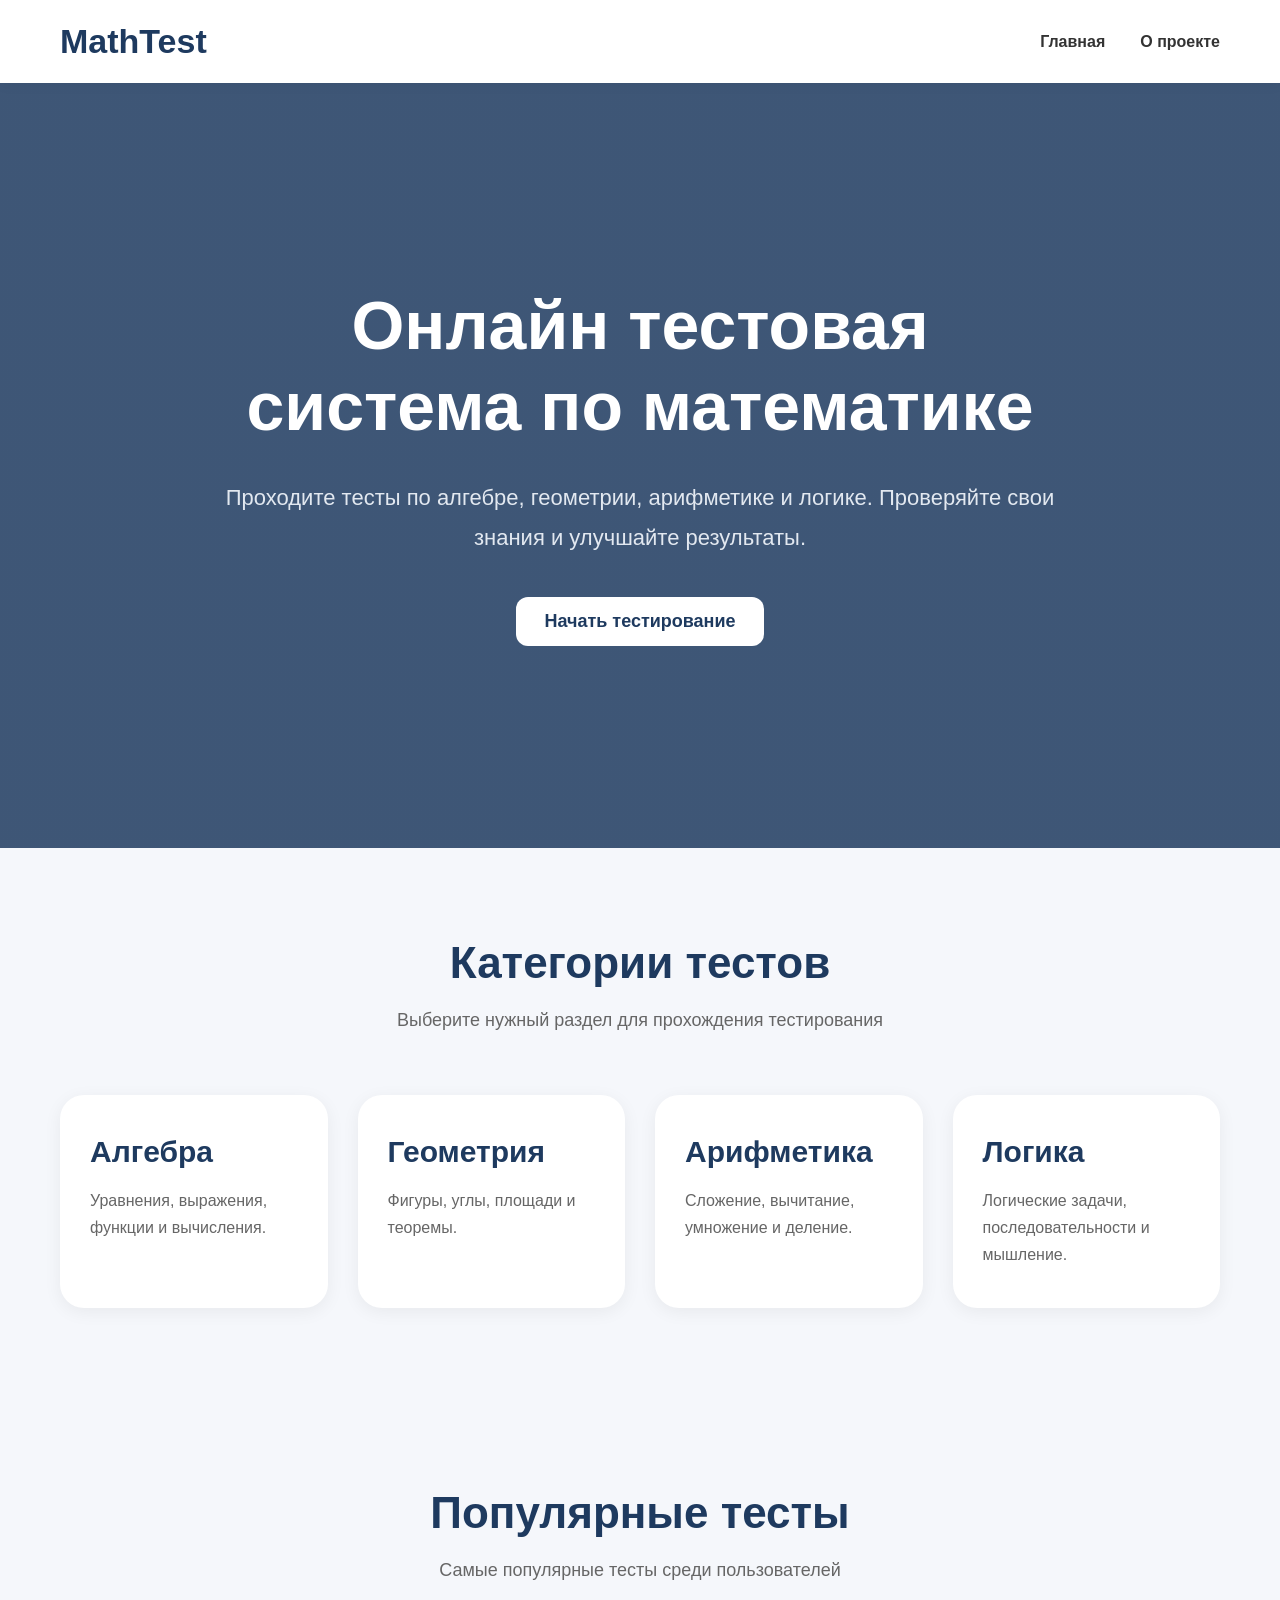
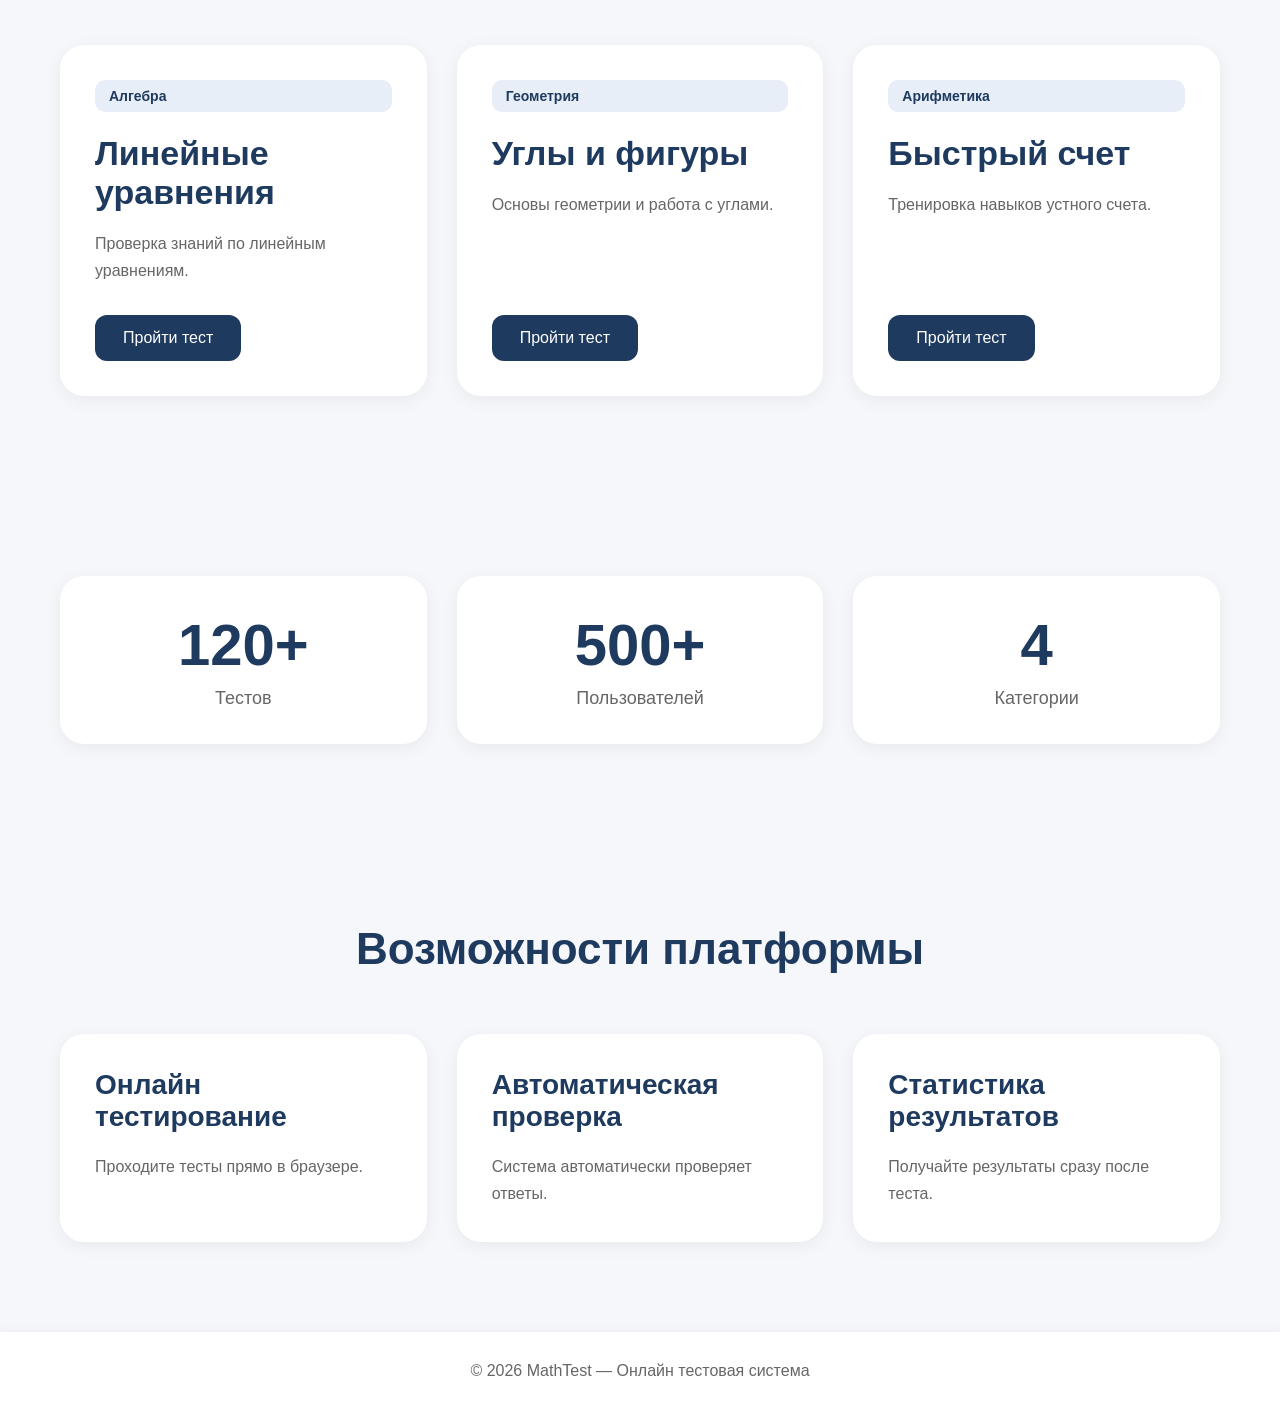
<file: index.html>
<!doctype html>
<html lang="ru">
  <head>
    <meta charset="UTF-8" />

    <meta name="viewport" content="width=device-width, initial-scale=1.0" />

    <title>MathTest</title>

    <link rel="stylesheet" href="css/style.css" />
  </head>

  <body>
    <!-- HEADER -->

    <header class="header">
      <div class="logo">MathTest</div>

      <nav class="navbar">
        <a href="index.html"> Главная </a>

        <a href="about.html"> О проекте </a>
      </nav>
    </header>

    <!-- HERO -->

    <section class="hero">
      <div class="hero-content">
        <h1>Онлайн тестовая система по математике</h1>

        <p>
          Проходите тесты по алгебре, геометрии, арифметике и логике. Проверяйте
          свои знания и улучшайте результаты.
        </p>

        <a href="#subjects" class="btn"> Начать тестирование </a>
      </div>
    </section>

    <!-- SUBJECTS -->

    <section class="subjects-section" id="subjects">
      <div class="section-title">
        <h2>Категории тестов</h2>

        <p>Выберите нужный раздел для прохождения тестирования</p>
      </div>

      <div class="categories">
        <!-- ALGEBRA -->

        <a href="category.html?subject=algebra" class="category-card">
          <h3>Алгебра</h3>

          <p>Уравнения, выражения, функции и вычисления.</p>
        </a>

        <!-- GEOMETRY -->

        <a href="category.html?subject=geometry" class="category-card">
          <h3>Геометрия</h3>

          <p>Фигуры, углы, площади и теоремы.</p>
        </a>

        <!-- ARITHMETIC -->

        <a href="category.html?subject=arithmetic" class="category-card">
          <h3>Арифметика</h3>

          <p>Сложение, вычитание, умножение и деление.</p>
        </a>

        <!-- LOGIC -->

        <a href="category.html?subject=logic" class="category-card">
          <h3>Логика</h3>

          <p>Логические задачи, последовательности и мышление.</p>
        </a>
      </div>
    </section>

    <!-- POPULAR TESTS -->

    <section class="popular-section">
      <div class="section-title">
        <h2>Популярные тесты</h2>

        <p>Самые популярные тесты среди пользователей</p>
      </div>

      <div class="popular-grid">
        <!-- CARD -->

        <div class="popular-card">
          <span class="badge"> Алгебра </span>

          <h3>Линейные уравнения</h3>

          <p>Проверка знаний по линейным уравнениям.</p>

          <a href="category.html?subject=algebra" class="btn"> Пройти тест </a>
        </div>

        <!-- CARD -->

        <div class="popular-card">
          <span class="badge"> Геометрия </span>

          <h3>Углы и фигуры</h3>

          <p>Основы геометрии и работа с углами.</p>

          <a href="category.html?subject=geometry" class="btn"> Пройти тест </a>
        </div>

        <!-- CARD -->

        <div class="popular-card">
          <span class="badge"> Арифметика </span>

          <h3>Быстрый счет</h3>

          <p>Тренировка навыков устного счета.</p>

          <a href="category.html?subject=arithmetic" class="btn">
            Пройти тест
          </a>
        </div>
      </div>
    </section>

    <!-- STATS -->

    <section class="stats-section">
      <div class="stats-grid">
        <div class="stat-card">
          <h2>120+</h2>

          <p>Тестов</p>
        </div>

        <div class="stat-card">
          <h2>500+</h2>

          <p>Пользователей</p>
        </div>

        <div class="stat-card">
          <h2>4</h2>

          <p>Категории</p>
        </div>
      </div>
    </section>

    <!-- FEATURES -->

    <section class="features-section">
      <div class="section-title">
        <h2>Возможности платформы</h2>
      </div>

      <div class="features-grid">
        <!-- CARD -->

        <div class="feature-card">
          <h3>Онлайн тестирование</h3>

          <p>Проходите тесты прямо в браузере.</p>
        </div>

        <!-- CARD -->

        <div class="feature-card">
          <h3>Автоматическая проверка</h3>

          <p>Система автоматически проверяет ответы.</p>
        </div>

        <!-- CARD -->

        <div class="feature-card">
          <h3>Статистика результатов</h3>

          <p>Получайте результаты сразу после теста.</p>
        </div>
      </div>
    </section>

    <!-- FOOTER -->

    <footer class="footer">
      <p>© 2026 MathTest — Онлайн тестовая система</p>
    </footer>
  </body>
</html>
</file>
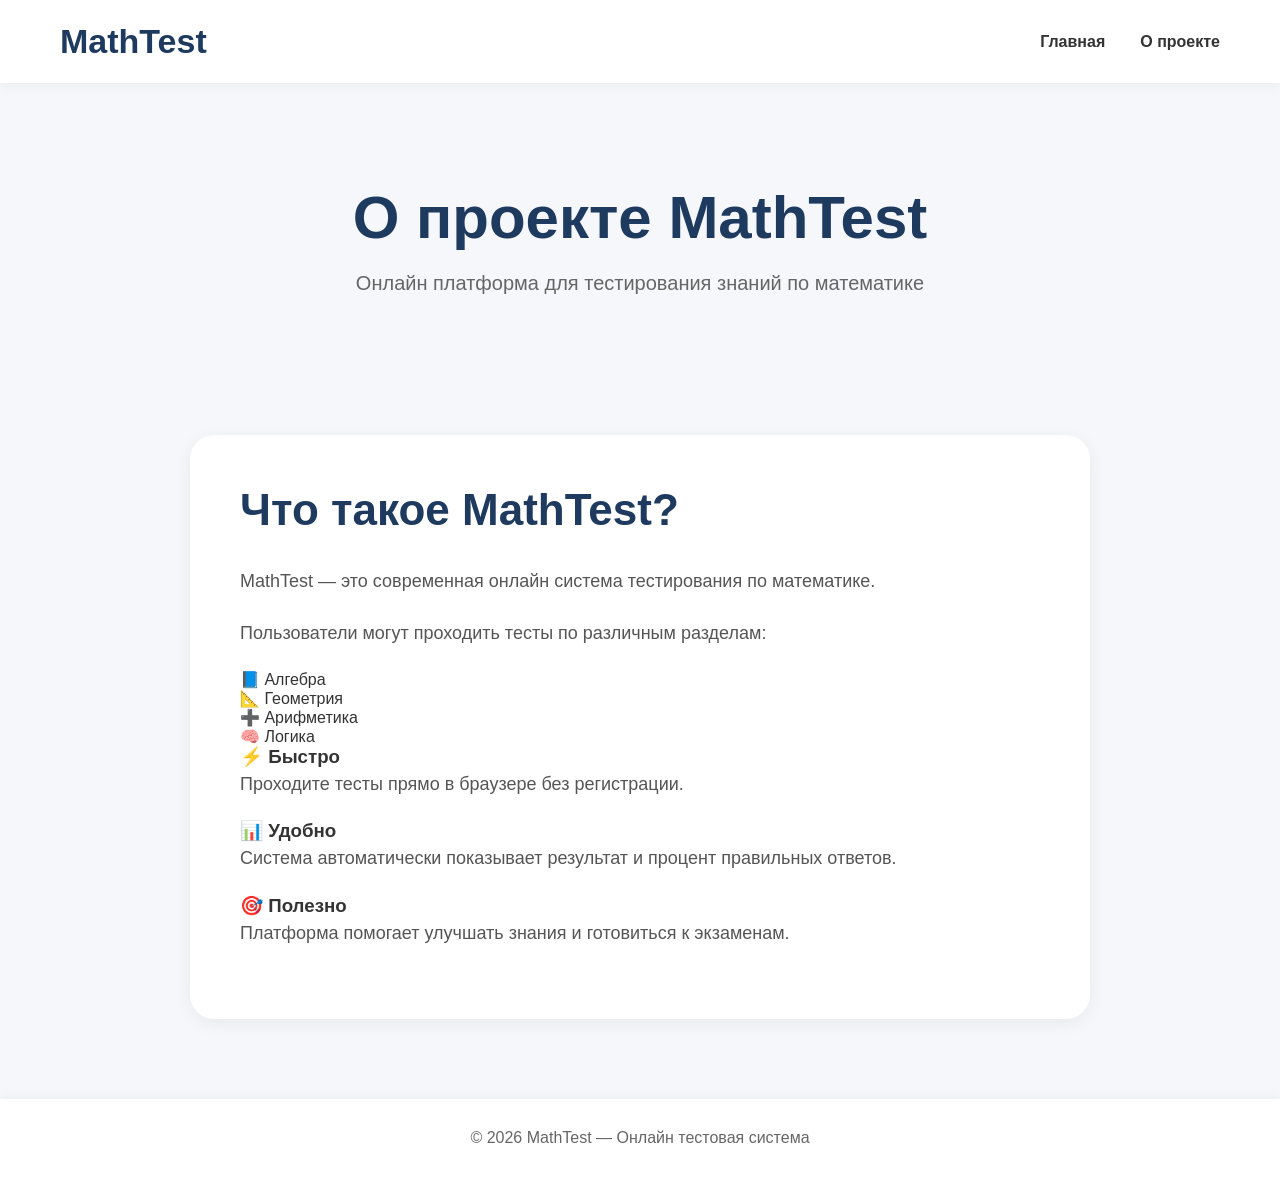
<file: about.html>
<!doctype html>
<html lang="ru">
  <head>
    <meta charset="UTF-8" />

    <meta name="viewport" content="width=device-width, initial-scale=1.0" />

    <title>О проекте</title>

    <link rel="stylesheet" href="css/style.css" />
  </head>

  <body>
    <!-- HEADER -->

    <header class="header">
      <div class="logo">MathTest</div>

      <nav class="navbar">
        <a href="index.html"> Главная </a>

        <a href="about.html"> О проекте </a>
      </nav>
    </header>

    <!-- HERO -->

    <section class="category-hero">
      <h1>О проекте MathTest</h1>

      <p>Онлайн платформа для тестирования знаний по математике</p>
    </section>

    <!-- ABOUT -->

    <section class="about-container">
      <div class="about-box">
        <h1>Что такое MathTest?</h1>

        <p>
          MathTest — это современная онлайн система тестирования по математике.
        </p>

        <p>Пользователи могут проходить тесты по различным разделам:</p>

        <!-- LIST -->

        <div class="about-list">
          <div class="about-item">📘 Алгебра</div>

          <div class="about-item">📐 Геометрия</div>

          <div class="about-item">➕ Арифметика</div>

          <div class="about-item">🧠 Логика</div>
        </div>

        <!-- INFO -->

        <div class="about-info">
          <div class="info-card">
            <h3>⚡ Быстро</h3>

            <p>Проходите тесты прямо в браузере без регистрации.</p>
          </div>

          <div class="info-card">
            <h3>📊 Удобно</h3>

            <p>
              Система автоматически показывает результат и процент правильных
              ответов.
            </p>
          </div>

          <div class="info-card">
            <h3>🎯 Полезно</h3>

            <p>Платформа помогает улучшать знания и готовиться к экзаменам.</p>
          </div>
        </div>
      </div>
    </section>

    <!-- FOOTER -->

    <footer class="footer">
      <p>© 2026 MathTest — Онлайн тестовая система</p>
    </footer>
  </body>
</html>
</file>
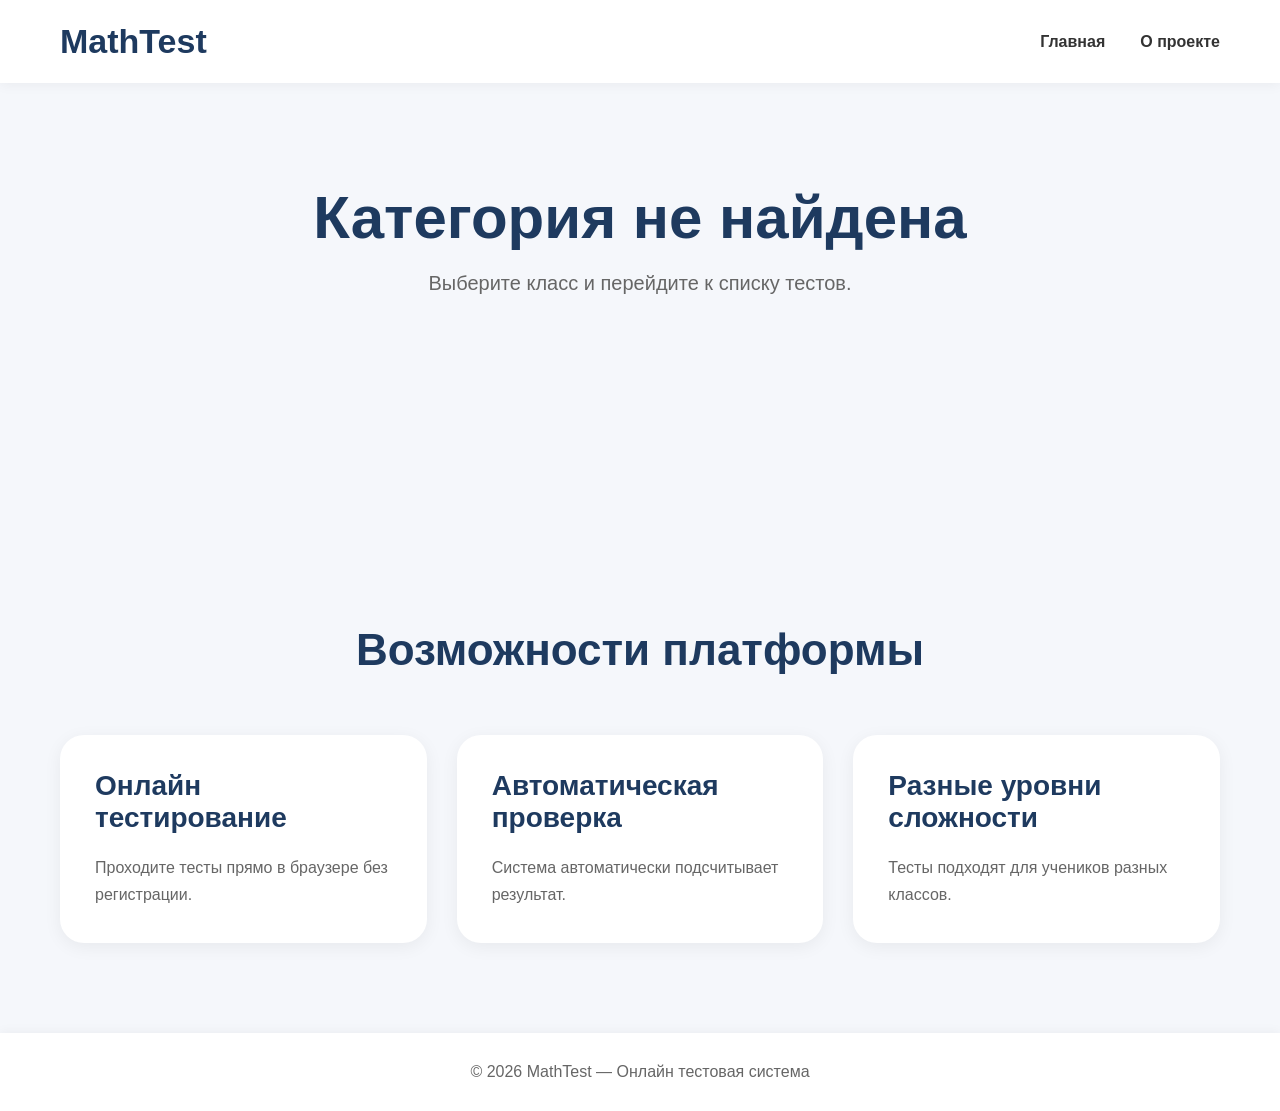
<file: category.html>
<!doctype html>
<html lang="ru">
  <head>
    <meta charset="UTF-8" />

    <meta name="viewport" content="width=device-width, initial-scale=1.0" />

    <title>Категория</title>

    <link rel="stylesheet" href="css/style.css" />
  </head>

  <body>
    <!-- HEADER -->

    <header class="header">
      <div class="logo">MathTest</div>

      <nav class="navbar">
        <a href="index.html"> Главная </a>

        <a href="about.html"> О проекте </a>
      </nav>
    </header>

    <!-- HERO -->

    <section class="category-hero">
      <h1 id="categoryTitle">Доступные классы</h1>

      <p>Выберите класс и перейдите к списку тестов.</p>
    </section>

    <!-- CLASSES -->

    <section class="category-page">
      <div class="class-grid" id="classGrid">
        <!-- JS -->
      </div>
    </section>

    <!-- FEATURES -->

    <section class="features-section">
      <div class="section-title">
        <h2>Возможности платформы</h2>
      </div>

      <div class="features-grid">
        <div class="feature-card">
          <h3>Онлайн тестирование</h3>

          <p>Проходите тесты прямо в браузере без регистрации.</p>
        </div>

        <div class="feature-card">
          <h3>Автоматическая проверка</h3>

          <p>Система автоматически подсчитывает результат.</p>
        </div>

        <div class="feature-card">
          <h3>Разные уровни сложности</h3>

          <p>Тесты подходят для учеников разных классов.</p>
        </div>
      </div>
    </section>

    <!-- FOOTER -->

    <footer class="footer">
      <p>© 2026 MathTest — Онлайн тестовая система</p>
    </footer>

    <script src="js/categories.js"></script>
  </body>
</html>
</file>
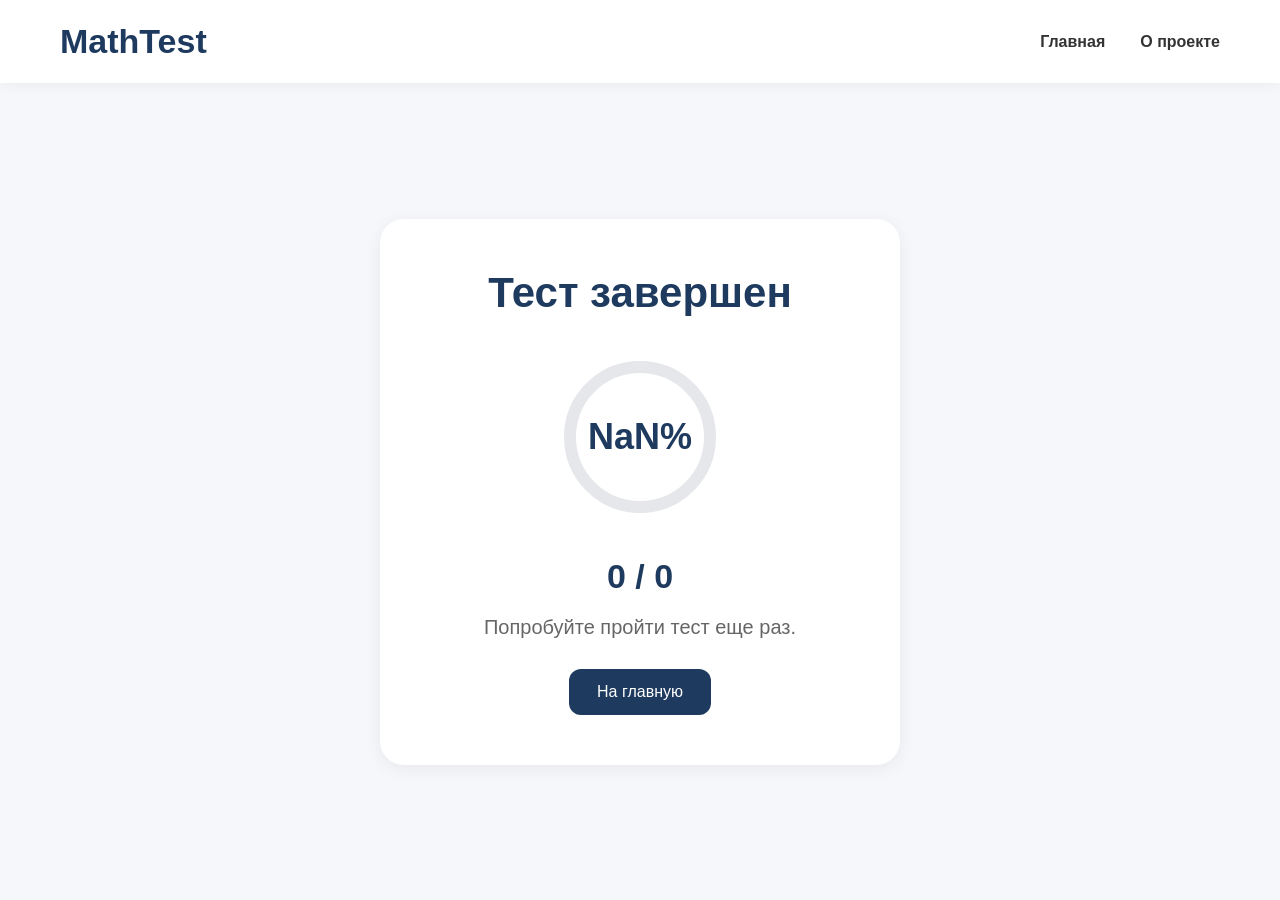
<file: result.html>
<!doctype html>
<html lang="ru">
  <head>
    <meta charset="UTF-8" />

    <meta name="viewport" content="width=device-width, initial-scale=1.0" />

    <title>Результат теста</title>

    <link rel="stylesheet" href="css/style.css" />
  </head>

  <body>
    <!-- HEADER -->

    <header class="header">
      <div class="logo">MathTest</div>

      <nav class="navbar">
        <a href="index.html"> Главная </a>

        <a href="about.html"> О проекте </a>
      </nav>
    </header>

    <!-- RESULT -->

    <section class="result-container">
      <div class="result-box">
        <h1>Тест завершен</h1>

        <!-- CIRCLE -->

        <div class="circle-wrap">
          <svg class="circle-svg" width="180" height="180">
            <circle class="circle-bg" cx="90" cy="90" r="70"></circle>

            <circle class="circle-progress" cx="90" cy="90" r="70"></circle>
          </svg>

          <div class="circle-text" id="percent">0%</div>
        </div>

        <!-- SCORE -->

        <div class="result-score" id="score">0 / 0</div>

        <!-- RESULT TEXT -->

        <p class="result-text" id="resultText">Результат теста</p>

        <!-- BUTTON -->

        <a href="index.html" class="btn"> На главную </a>
      </div>
    </section>

    <script src="js/result.js"></script>
  </body>
</html>
</file>
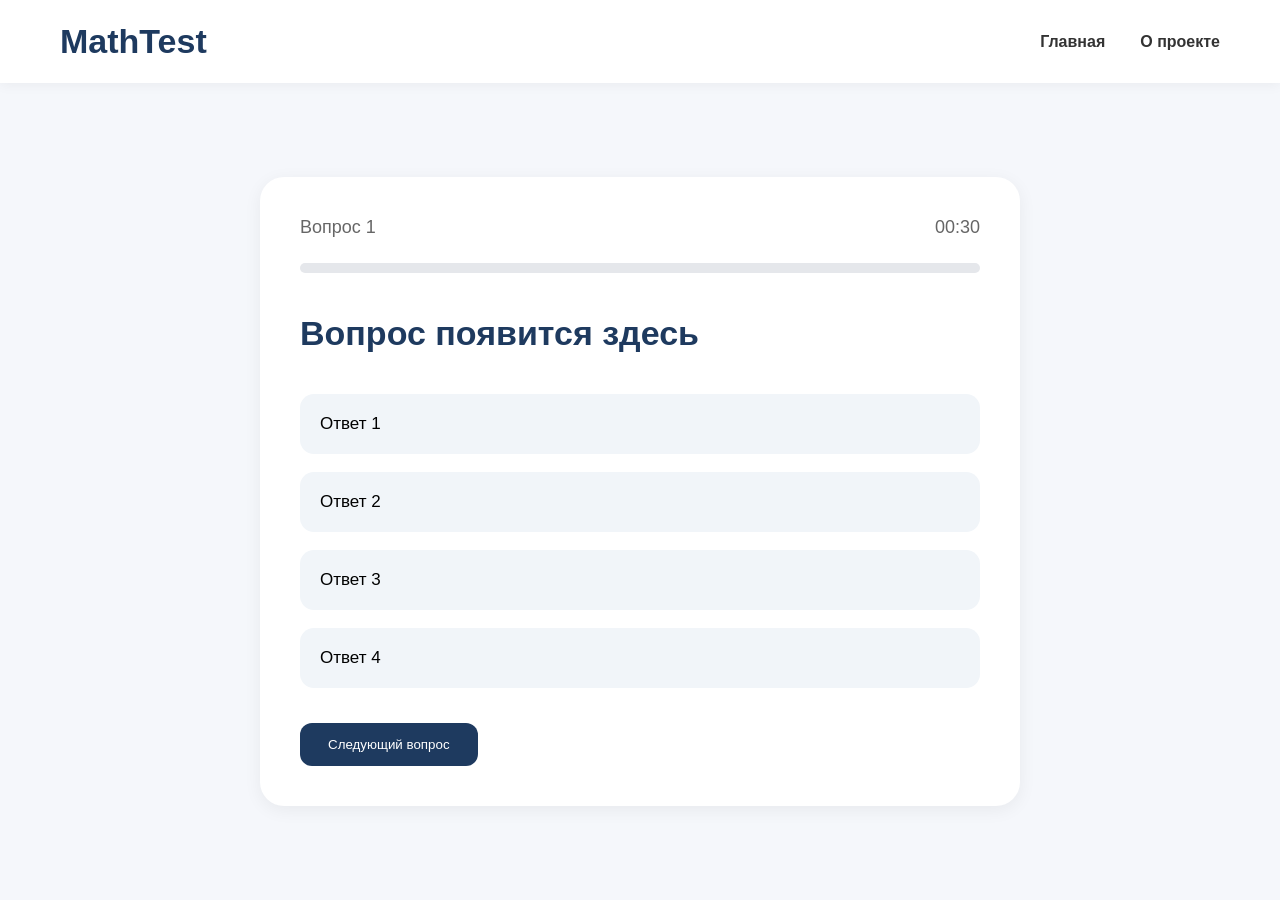
<file: test.html>
<!doctype html>
<html lang="ru">
  <head>
    <meta charset="UTF-8" />
    <meta name="viewport" content="width=device-width, initial-scale=1.0" />

    <title>Math Test</title>

    <link rel="stylesheet" href="css/style.css" />
  </head>
  <body>
    <!-- HEADER -->

    <header class="header">
      <div class="logo">MathTest</div>

      <nav class="navbar">
        <a href="index.html">Главная</a>
        <a href="about.html">О проекте</a>
      </nav>
    </header>

    <!-- TEST -->

    <section class="test-container">
      <div class="test-box">
        <!-- TOP -->

        <div class="test-top">
          <span id="question-number"> Вопрос 1 </span>

          <span id="timer"> 00:30 </span>
        </div>

        <!-- PROGRESS -->

        <div class="progress-bar">
          <div class="progress"></div>
        </div>

        <!-- QUESTION -->

        <h2 id="question">Вопрос появится здесь</h2>

        <!-- ANSWERS -->

        <div class="answers">
          <button class="answer-btn">Ответ 1</button>

          <button class="answer-btn">Ответ 2</button>

          <button class="answer-btn">Ответ 3</button>

          <button class="answer-btn">Ответ 4</button>
        </div>

        <!-- NEXT BUTTON -->

        <button id="nextBtn" class="btn">Следующий вопрос</button>
      </div>
    </section>

    <script src="js/algebra.js"></script>

    <script src="js/geometry.js"></script>

    <script src="js/arithmetic.js"></script>

    <script src="js/logic.js"></script>

    <script src="js/script.js"></script>
  </body>
</html>
</file>
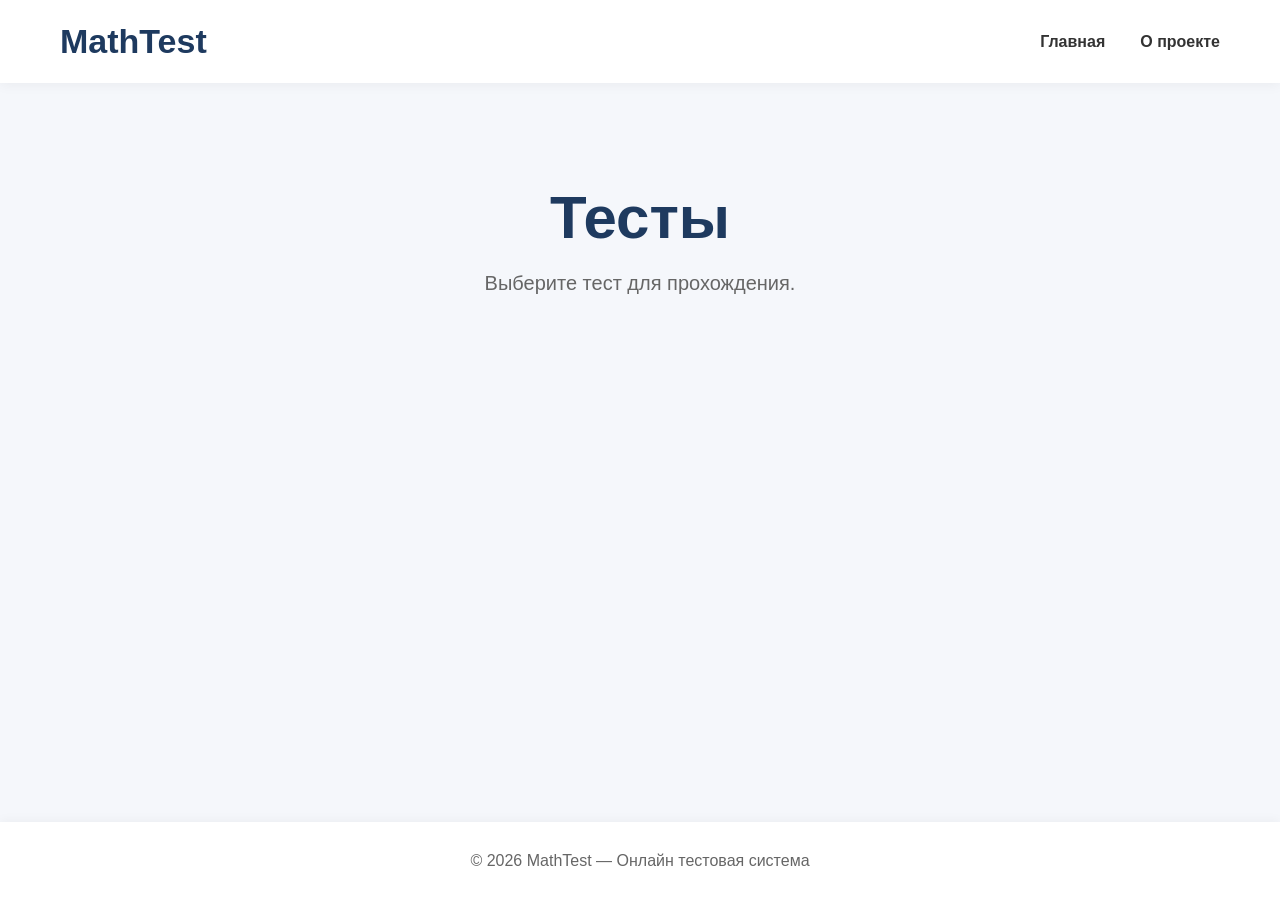
<file: tests.html>
<!doctype html>
<html lang="ru">
  <head>
    <meta charset="UTF-8" />

    <meta name="viewport" content="width=device-width, initial-scale=1.0" />

    <title>Тесты</title>

    <link rel="stylesheet" href="css/style.css" />
  </head>

  <body>
    <!-- HEADER -->

    <header class="header">
      <div class="logo">MathTest</div>

      <nav class="navbar">
        <a href="index.html"> Главная </a>

        <a href="about.html"> О проекте </a>
      </nav>
    </header>

    <!-- HERO -->

    <section class="tests-hero">
      <h1 id="testsTitle">Тесты</h1>

      <p>Выберите тест для прохождения.</p>
    </section>

    <!-- TESTS -->

    <section class="tests-page">
      <div class="tests-grid" id="testsGrid"></div>
    </section>

    <!-- FOOTER -->

    <footer class="footer">
      <p>© 2026 MathTest — Онлайн тестовая система</p>
    </footer>

    <script src="js/tests.js"></script>
  </body>
</html>
</file>
<file: css/style.css>
/* =========================
   RESET
========================= */

* {
  margin: 0;
  padding: 0;
  box-sizing: border-box;
}

html {
  scroll-behavior: smooth;
}

body {
  font-family: Arial, sans-serif;

  background: #f5f7fb;

  color: #333;

  min-height: 100vh;

  display: flex;
  flex-direction: column;
}

a {
  text-decoration: none;
}

button {
  font-family: inherit;
}

main {
  flex: 1;
}

/* =========================
   HEADER
========================= */

.header {
  display: flex;

  justify-content: space-between;

  align-items: center;

  padding: 22px 60px;

  background: white;

  box-shadow: 0 2px 12px rgba(0, 0, 0, 0.05);

  position: sticky;

  top: 0;

  z-index: 1000;
}

.logo {
  font-size: 34px;

  font-weight: bold;

  color: #1e3a5f;
}

.navbar {
  display: flex;

  gap: 35px;
}

.navbar a {
  color: #333;

  font-weight: 600;

  transition: 0.3s;
}

.navbar a:hover {
  color: #1e3a5f;
}

/* =========================
   BUTTONS
========================= */

.btn {
  display: inline-block;

  background: #1e3a5f;

  color: white;

  padding: 14px 28px;

  border-radius: 12px;

  border: none;

  cursor: pointer;

  transition: 0.3s;
}

.btn:hover {
  background: #294d7a;

  transform: translateY(-2px);
}

/* =========================
   HERO
========================= */

.hero {
  min-height: 85vh;

  display: flex;

  justify-content: center;

  align-items: center;

  text-align: center;

  padding: 120px 20px;

  background:
    linear-gradient(rgba(30, 58, 95, 0.85), rgba(30, 58, 95, 0.85)),
    url("https://images.unsplash.com/photo-1509228468518-180dd4864904?q=80&w=2070")
      center/cover no-repeat;

  color: white;
}

.hero-content {
  max-width: 850px;
}

.hero h1 {
  font-size: 68px;

  line-height: 1.2;

  margin-bottom: 30px;
}

.hero p {
  font-size: 22px;

  line-height: 1.8;

  margin-bottom: 40px;

  color: #e2e8f0;
}

.hero .btn {
  background: white;

  color: #1e3a5f;

  font-size: 18px;

  font-weight: bold;
}

.hero .btn:hover {
  background: #e2e8f0;
}

/* =========================
   SECTION
========================= */

.subjects-section,
.popular-section,
.features-section,
.stats-section,
.category-page,
.tests-page,
.info-section {
  padding: 90px 60px;
}

/* =========================
   SECTION TITLE
========================= */

.section-title {
  text-align: center;

  margin-bottom: 60px;
}

.section-title h2 {
  font-size: 44px;

  color: #1e3a5f;

  margin-bottom: 18px;
}

.section-title p {
  color: #666;

  font-size: 18px;

  line-height: 1.6;
}

/* =========================
   CATEGORIES
========================= */

.categories {
  display: grid;

  grid-template-columns: repeat(auto-fit, minmax(260px, 1fr));

  gap: 30px;
}

.category-card {
  background: white;

  padding: 40px 30px;

  border-radius: 24px;

  color: #1e3a5f;

  box-shadow: 0 4px 18px rgba(0, 0, 0, 0.06);

  transition: 0.3s;
}

.category-card:hover {
  transform: translateY(-8px);

  background: #1e3a5f;

  color: white;
}

.category-card h3 {
  font-size: 30px;

  margin-bottom: 18px;
}

.category-card p {
  color: #666;

  line-height: 1.7;

  transition: 0.3s;
}

.category-card:hover p {
  color: #dbeafe;
}

/* =========================
   GRIDS
========================= */

.popular-grid,
.features-grid,
.stats-grid,
.class-grid,
.tests-grid {
  display: grid;

  grid-template-columns: repeat(auto-fit, minmax(320px, 1fr));

  gap: 30px;
}

/* =========================
   COMMON CARDS
========================= */

.popular-card,
.feature-card,
.stat-card,
.class-card,
.test-card {
  background: white;

  padding: 35px;

  border-radius: 24px;

  box-shadow: 0 4px 18px rgba(0, 0, 0, 0.06);

  transition: 0.3s;
}

.popular-card:hover,
.feature-card:hover,
.class-card:hover,
.test-card:hover {
  transform: translateY(-8px);
}

/* =========================
   BADGES
========================= */

.badge,
.test-level {
  display: inline-block;

  background: #e8eef7;

  color: #1e3a5f;

  padding: 8px 14px;

  border-radius: 10px;

  font-size: 14px;

  font-weight: bold;

  margin-bottom: 22px;
}

/* =========================
   TEST CARDS
========================= */

.test-card,
.popular-card {
  display: flex;

  flex-direction: column;

  min-height: 320px;
}

.test-card h3,
.popular-card h3 {
  font-size: 34px;

  color: #1e3a5f;

  margin-bottom: 18px;
}

.test-card p,
.popular-card p {
  color: #666;

  line-height: 1.7;

  margin-bottom: 30px;
}

.test-card .btn,
.popular-card .btn {
  margin-top: auto;

  align-self: flex-start;
}

/* =========================
   CLASS CARD
========================= */

.class-card {
  text-align: center;
}

.class-card h3 {
  font-size: 34px;

  color: #1e3a5f;

  margin-bottom: 25px;
}

/* =========================
   FEATURES
========================= */

.feature-card h3 {
  font-size: 28px;

  color: #1e3a5f;

  margin-bottom: 20px;
}

.feature-card p {
  color: #666;

  line-height: 1.7;
}

/* =========================
   STATS
========================= */

.stat-card {
  text-align: center;
}

.stat-card h2 {
  font-size: 58px;

  color: #1e3a5f;

  margin-bottom: 10px;
}

.stat-card p {
  color: #666;

  font-size: 18px;
}

/* =========================
   CATEGORY / TEST HERO
========================= */

.category-hero,
.tests-hero {
  text-align: center;

  padding: 100px 20px 60px;
}

.category-hero h1,
.tests-hero h1 {
  font-size: 60px;

  color: #1e3a5f;

  margin-bottom: 20px;
}

.category-hero p,
.tests-hero p {
  font-size: 20px;

  color: #666;
}

/* =========================
   DIFFICULTY TITLE
========================= */

.difficulty-title {
  grid-column: 1/-1;

  font-size: 36px;

  font-weight: bold;

  color: #1e3a5f;

  margin-top: 10px;
}

/* =========================
   TEST PAGE
========================= */

.test-container {
  flex: 1;

  display: flex;

  justify-content: center;

  align-items: center;

  padding: 60px 20px;
}

.test-box {
  width: 100%;

  max-width: 760px;

  background: white;

  padding: 40px;

  border-radius: 24px;

  box-shadow: 0 4px 18px rgba(0, 0, 0, 0.06);
}

.test-top {
  display: flex;

  justify-content: space-between;

  margin-bottom: 25px;

  color: #666;

  font-size: 18px;
}

/* =========================
   PROGRESS
========================= */

.progress-bar {
  width: 100%;

  height: 10px;

  background: #e5e7eb;

  border-radius: 20px;

  overflow: hidden;

  margin-bottom: 35px;
}

.progress {
  width: 0%;

  height: 100%;

  background: #1e3a5f;

  transition: 0.3s;
}

/* =========================
   QUESTION
========================= */

#question {
  font-size: 34px;

  color: #1e3a5f;

  margin-bottom: 35px;

  line-height: 1.5;
}

/* =========================
   ANSWERS
========================= */

.answers {
  display: flex;

  flex-direction: column;

  gap: 18px;

  margin-bottom: 35px;
}

.answer-btn {
  background: #f1f5f9;

  border: none;

  padding: 20px;

  border-radius: 14px;

  text-align: left;

  font-size: 17px;

  cursor: pointer;

  transition: 0.3s;
}

.answer-btn:hover {
  background: #dbe4ee;
}

.correct {
  background: #22c55e !important;

  color: white;
}

.wrong {
  background: #ef4444 !important;

  color: white;
}

/* =========================
   RESULT
========================= */

.result-container {
  flex: 1;

  display: flex;

  justify-content: center;

  align-items: center;

  padding: 80px 20px;
}

.result-box {
  width: 100%;

  max-width: 520px;

  background: white;

  padding: 50px;

  border-radius: 24px;

  text-align: center;

  box-shadow: 0 4px 18px rgba(0, 0, 0, 0.06);
}

.result-box h1 {
  font-size: 42px;

  color: #1e3a5f;

  margin-bottom: 30px;
}

.result-score {
  font-size: 34px;

  font-weight: bold;

  margin-bottom: 20px;

  color: #1e3a5f;
}

.result-text {
  font-size: 20px;

  color: #666;

  margin-bottom: 30px;
}

/* =========================
   RESULT CIRCLE
========================= */

.circle-wrap {
  position: relative;

  width: 180px;

  height: 180px;

  margin: 0 auto 30px;
}

.circle-svg {
  transform: rotate(-90deg);
}

.circle-bg {
  fill: none;

  stroke: #e5e7eb;

  stroke-width: 12;
}

.circle-progress {
  fill: none;

  stroke: #1e3a5f;

  stroke-width: 12;

  stroke-linecap: round;

  stroke-dasharray: 440;

  stroke-dashoffset: 440;

  transition: 1s;
}

.circle-text {
  position: absolute;

  top: 50%;

  left: 50%;

  transform: translate(-50%, -50%);

  font-size: 36px;

  font-weight: bold;

  color: #1e3a5f;
}

/* =========================
   ABOUT
========================= */

.about-container {
  flex: 1;

  display: flex;

  justify-content: center;

  padding: 80px 20px;
}

.about-box {
  width: 100%;

  max-width: 900px;

  background: white;

  padding: 50px;

  border-radius: 24px;

  box-shadow: 0 4px 18px rgba(0, 0, 0, 0.06);
}

.about-box h1 {
  font-size: 44px;

  color: #1e3a5f;

  margin-bottom: 30px;
}

.about-box p {
  color: #555;

  line-height: 1.8;

  margin-bottom: 20px;

  font-size: 18px;
}

/* =========================
   FOOTER
========================= */

.footer {
  background: white;

  text-align: center;

  padding: 30px;

  color: #666;

  margin-top: auto;

  box-shadow: 0 -2px 10px rgba(0, 0, 0, 0.04);
}

/* =========================
   ADAPTIVE
========================= */

@media (max-width: 768px) {
  .header {
    flex-direction: column;

    gap: 20px;

    padding: 20px;
  }

  .navbar {
    flex-wrap: wrap;

    justify-content: center;
  }

  .hero h1 {
    font-size: 42px;
  }

  .hero p {
    font-size: 18px;
  }

  .subjects-section,
  .popular-section,
  .features-section,
  .stats-section,
  .category-page,
  .tests-page {
    padding: 70px 20px;
  }

  .category-hero h1,
  .tests-hero h1 {
    font-size: 40px;
  }

  .test-box,
  .result-box,
  .about-box {
    width: 100%;
  }

  .test-card h3,
  .popular-card h3 {
    font-size: 28px;
  }

  #question {
    font-size: 26px;
  }
}
</file>
